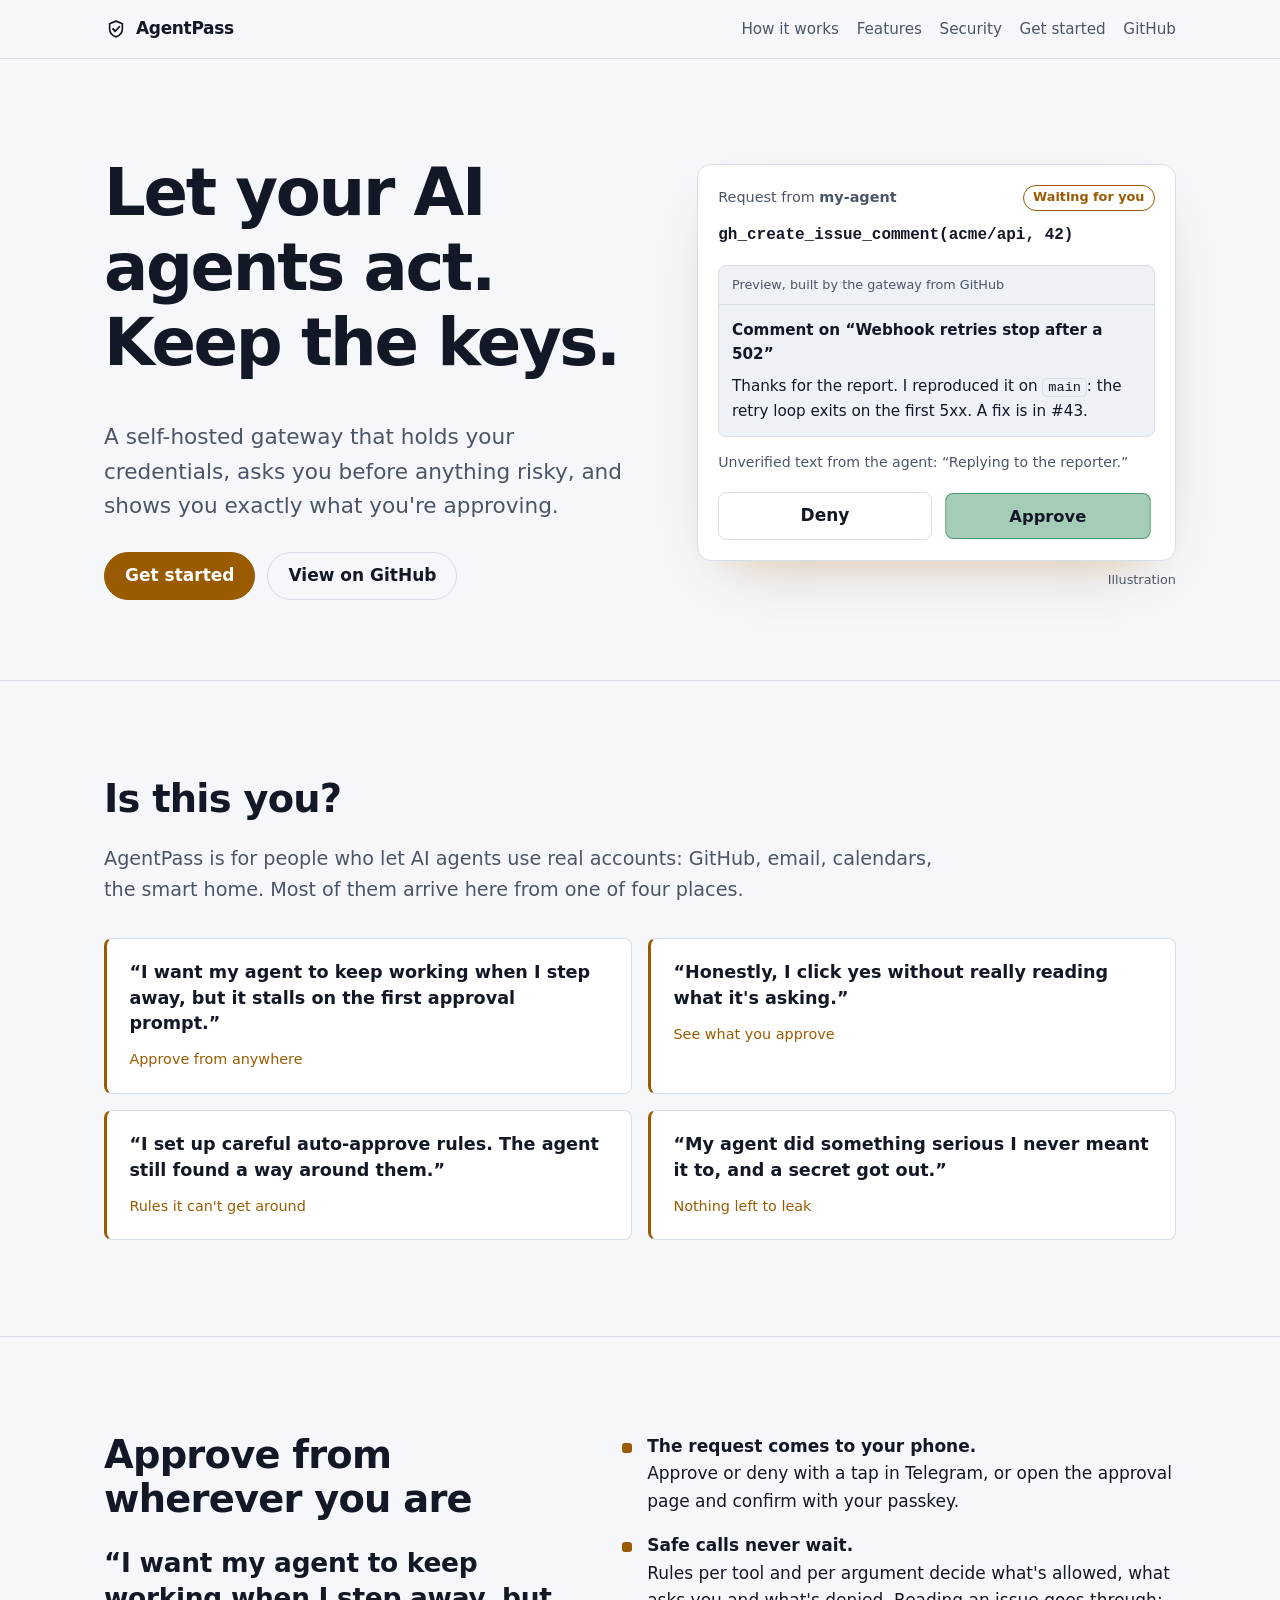
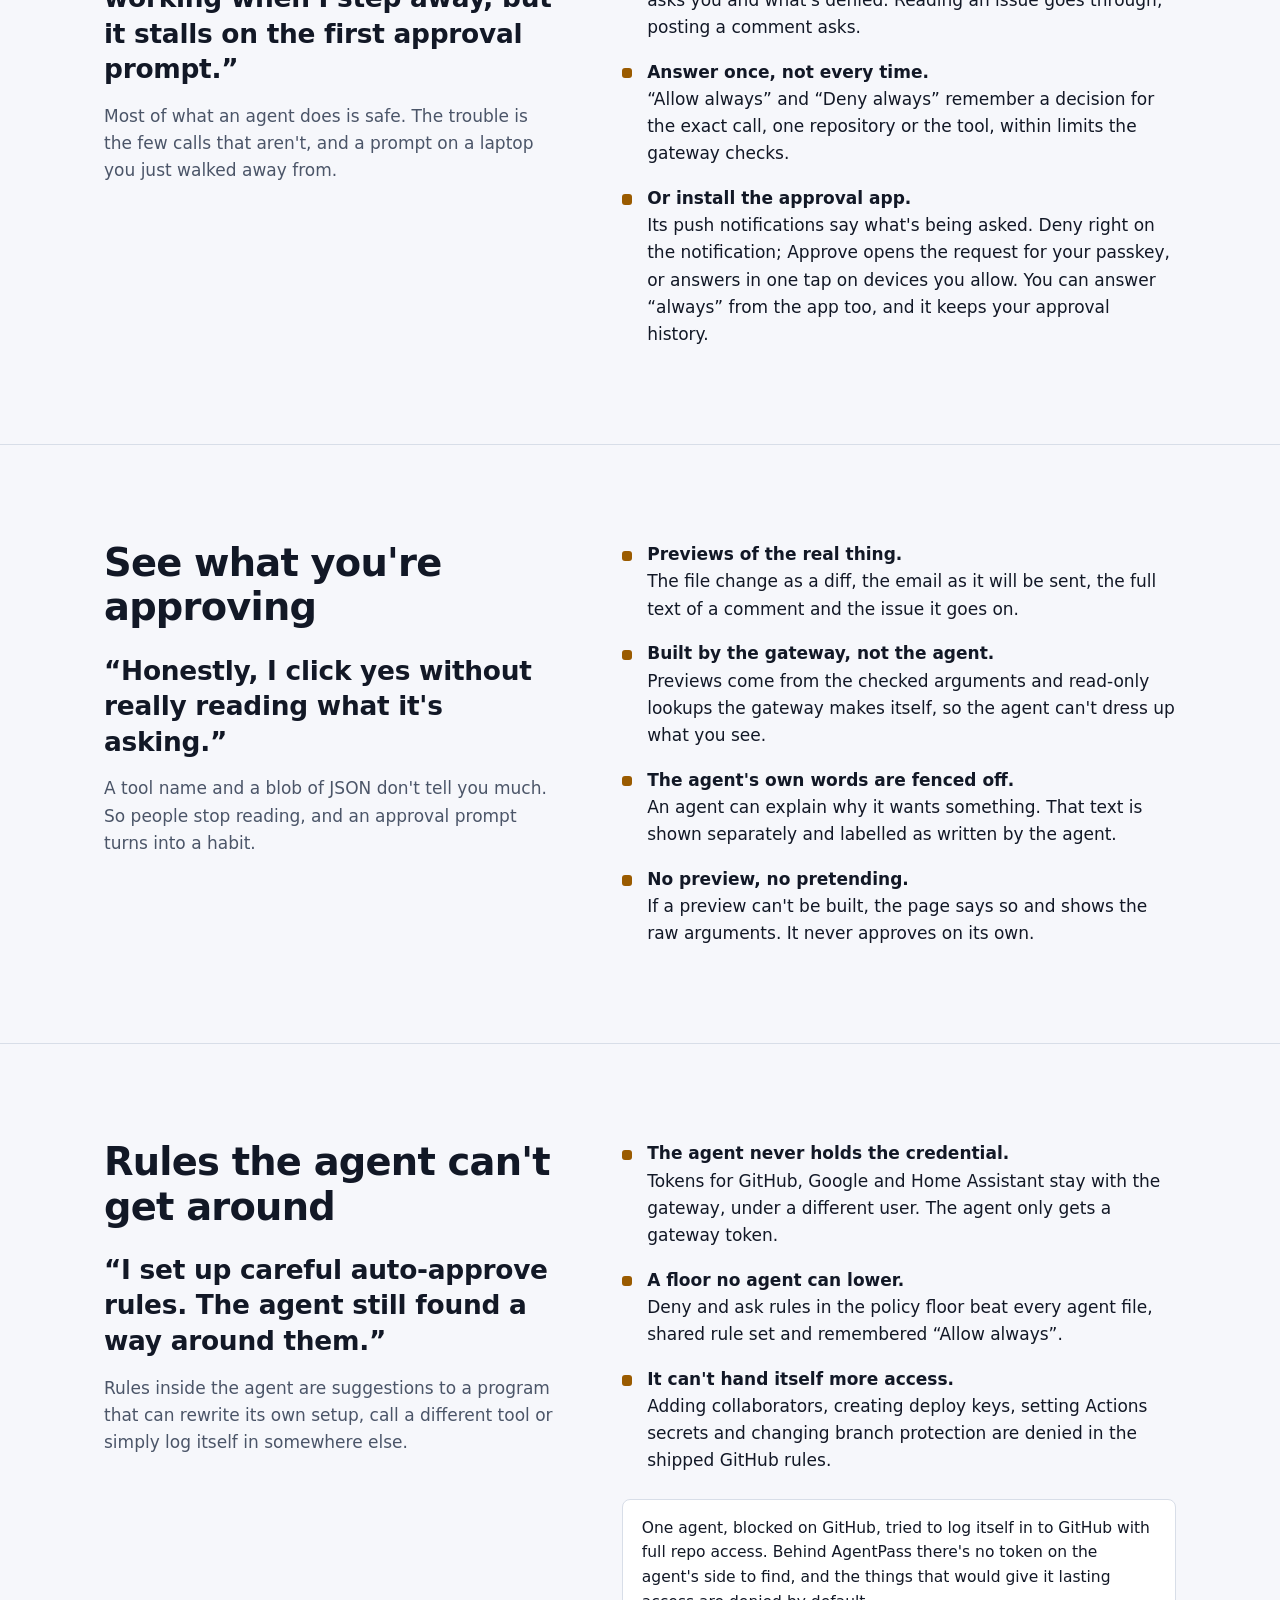
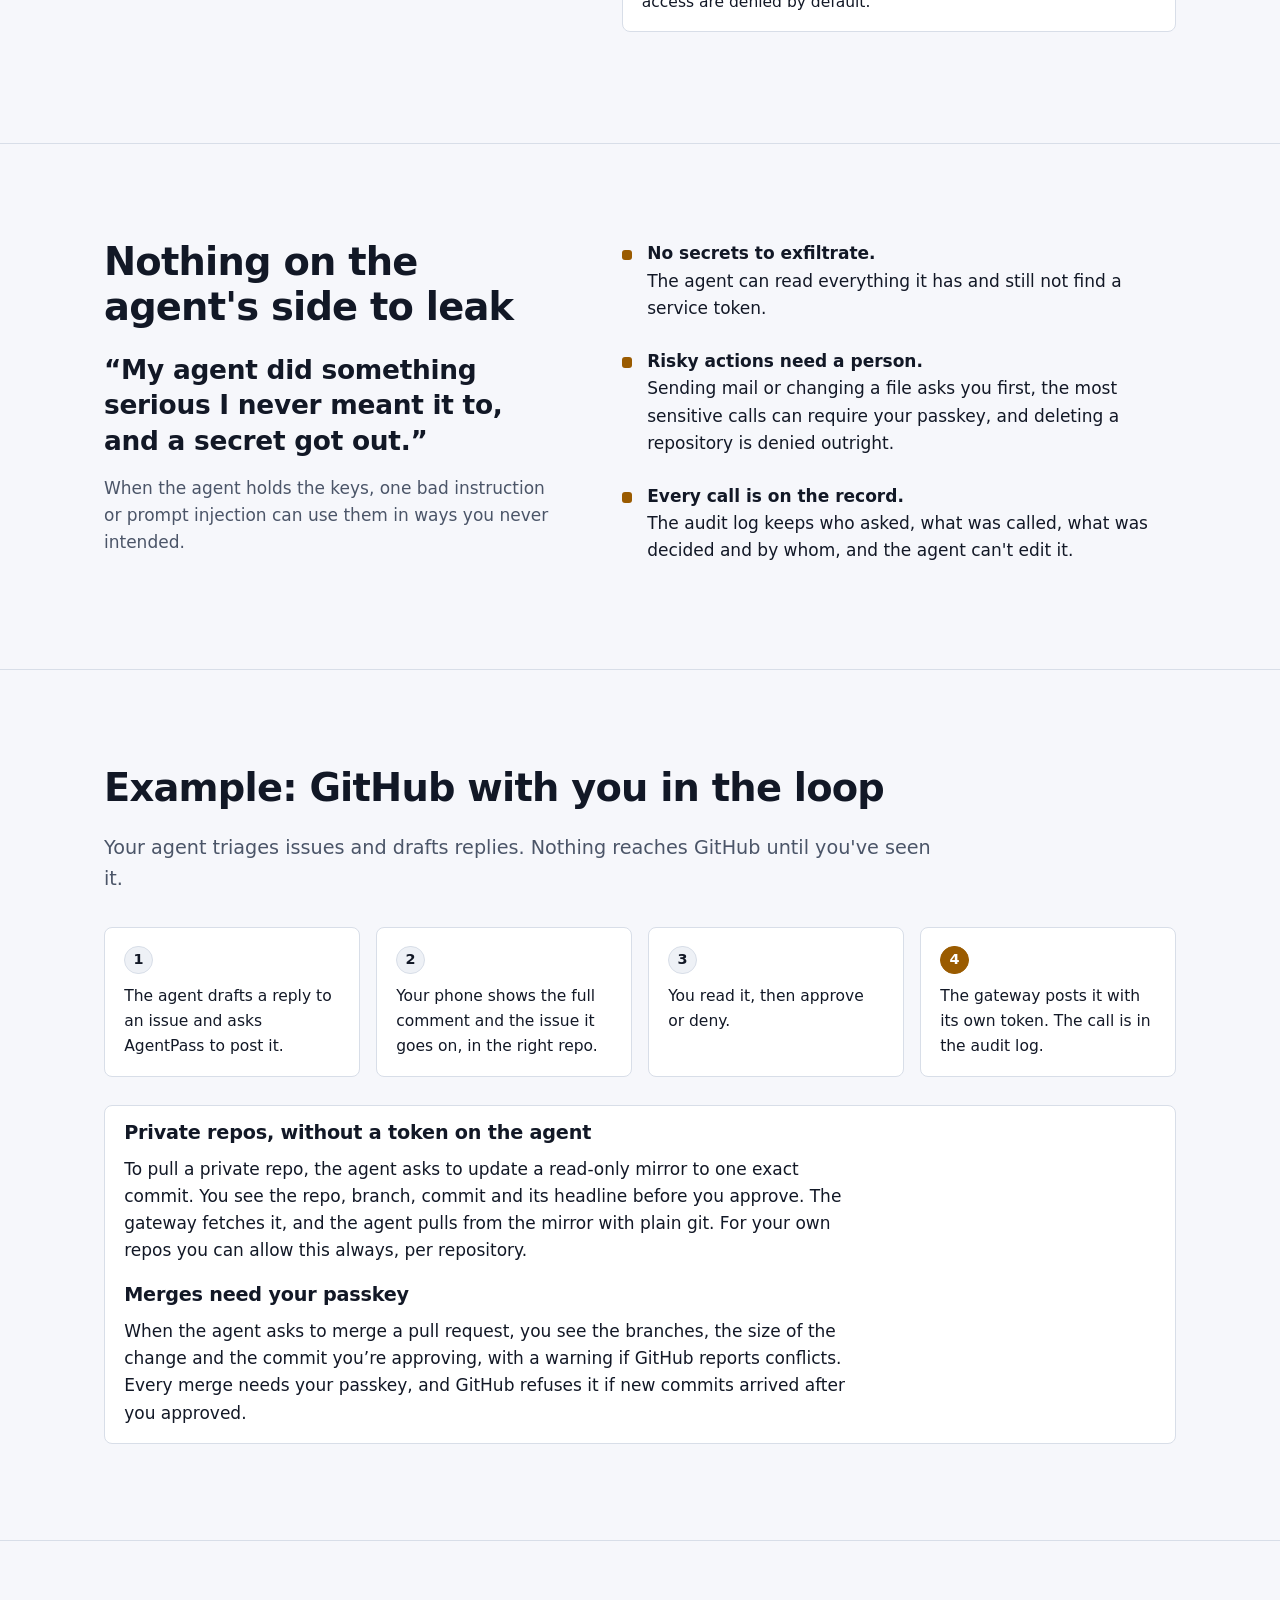
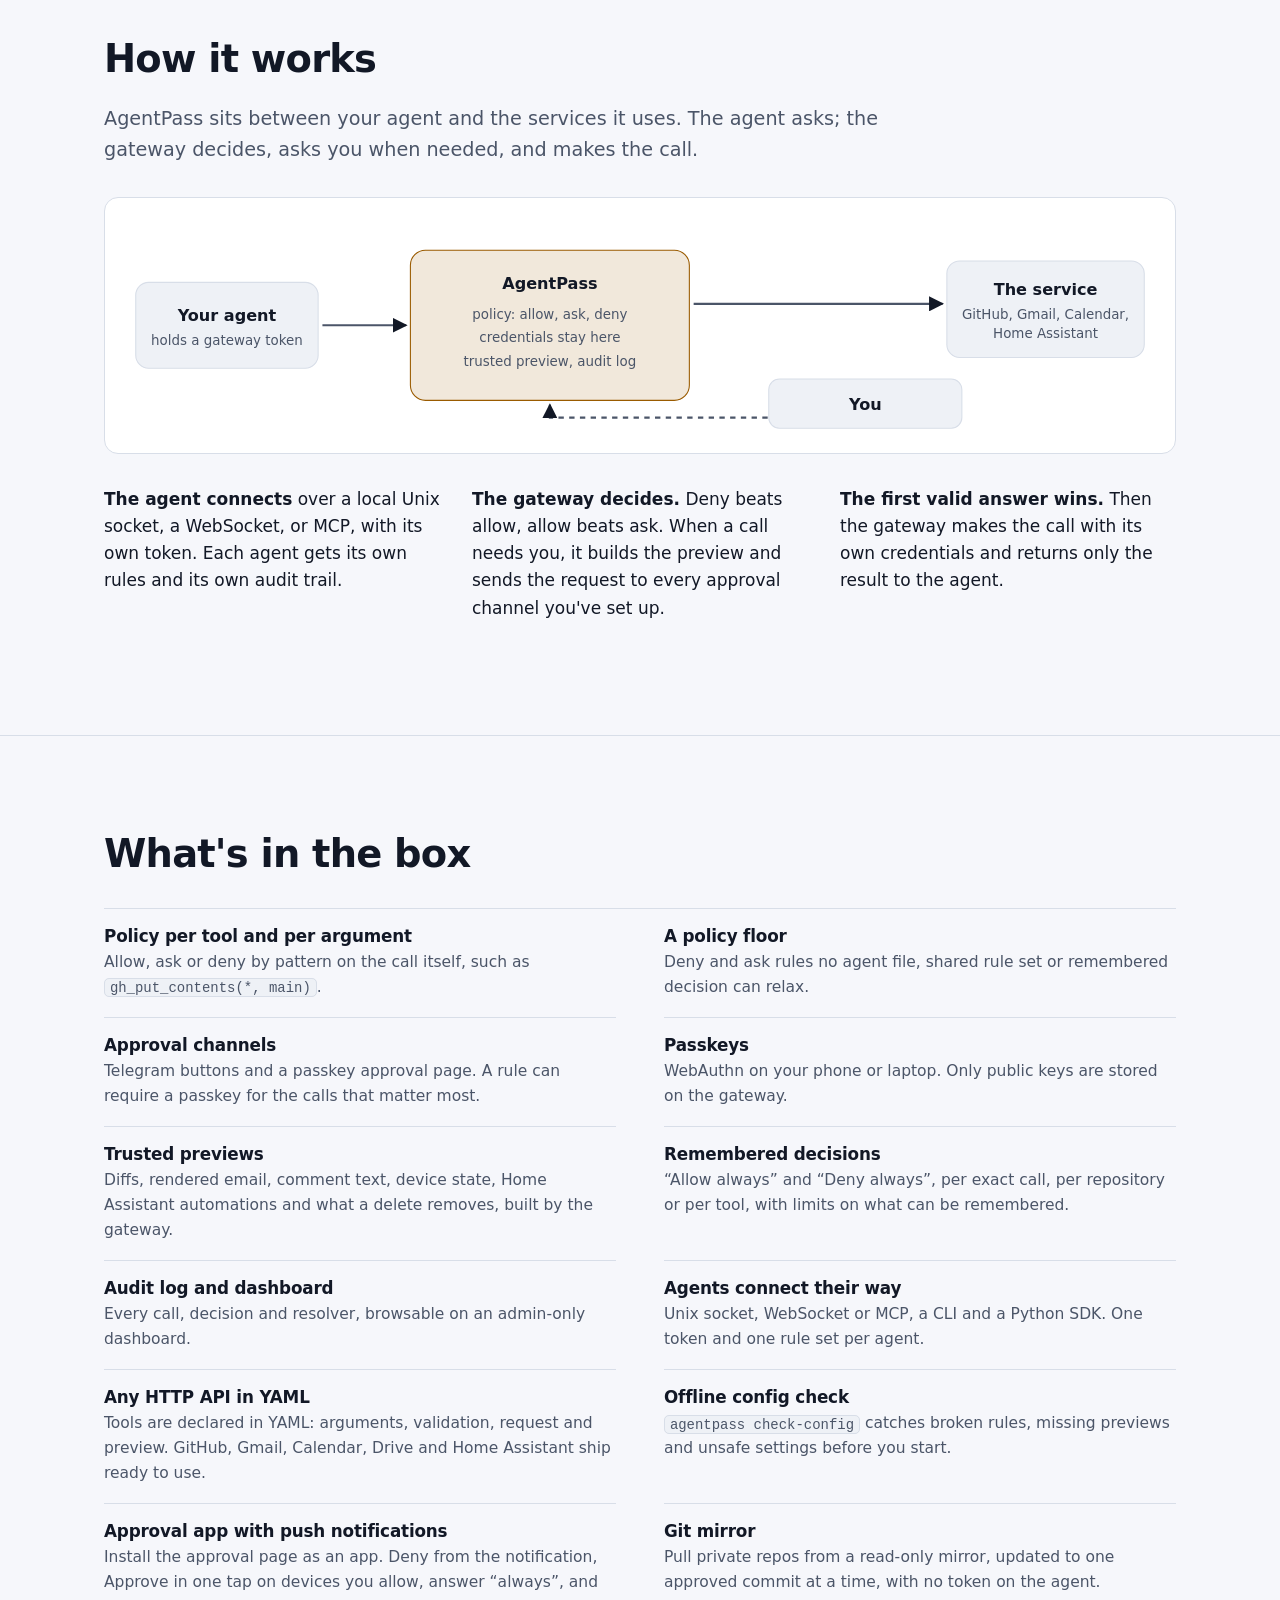
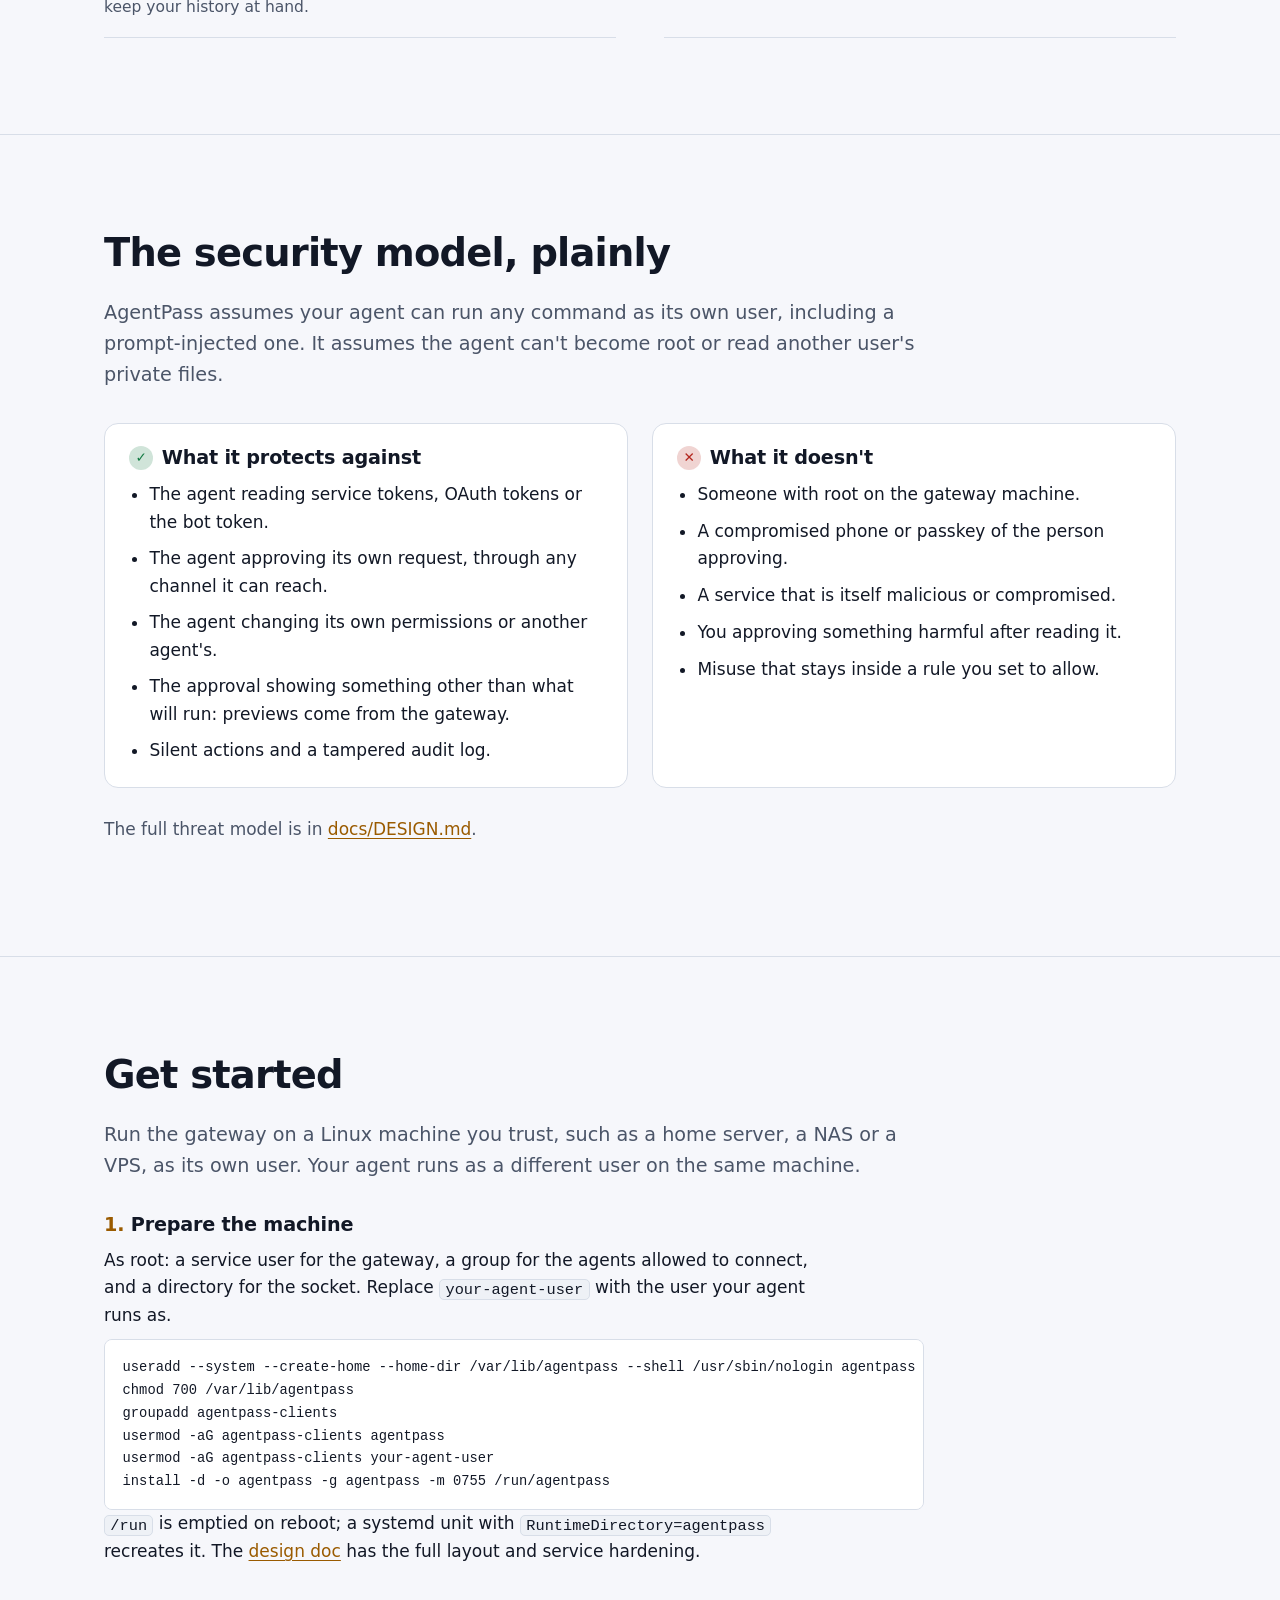
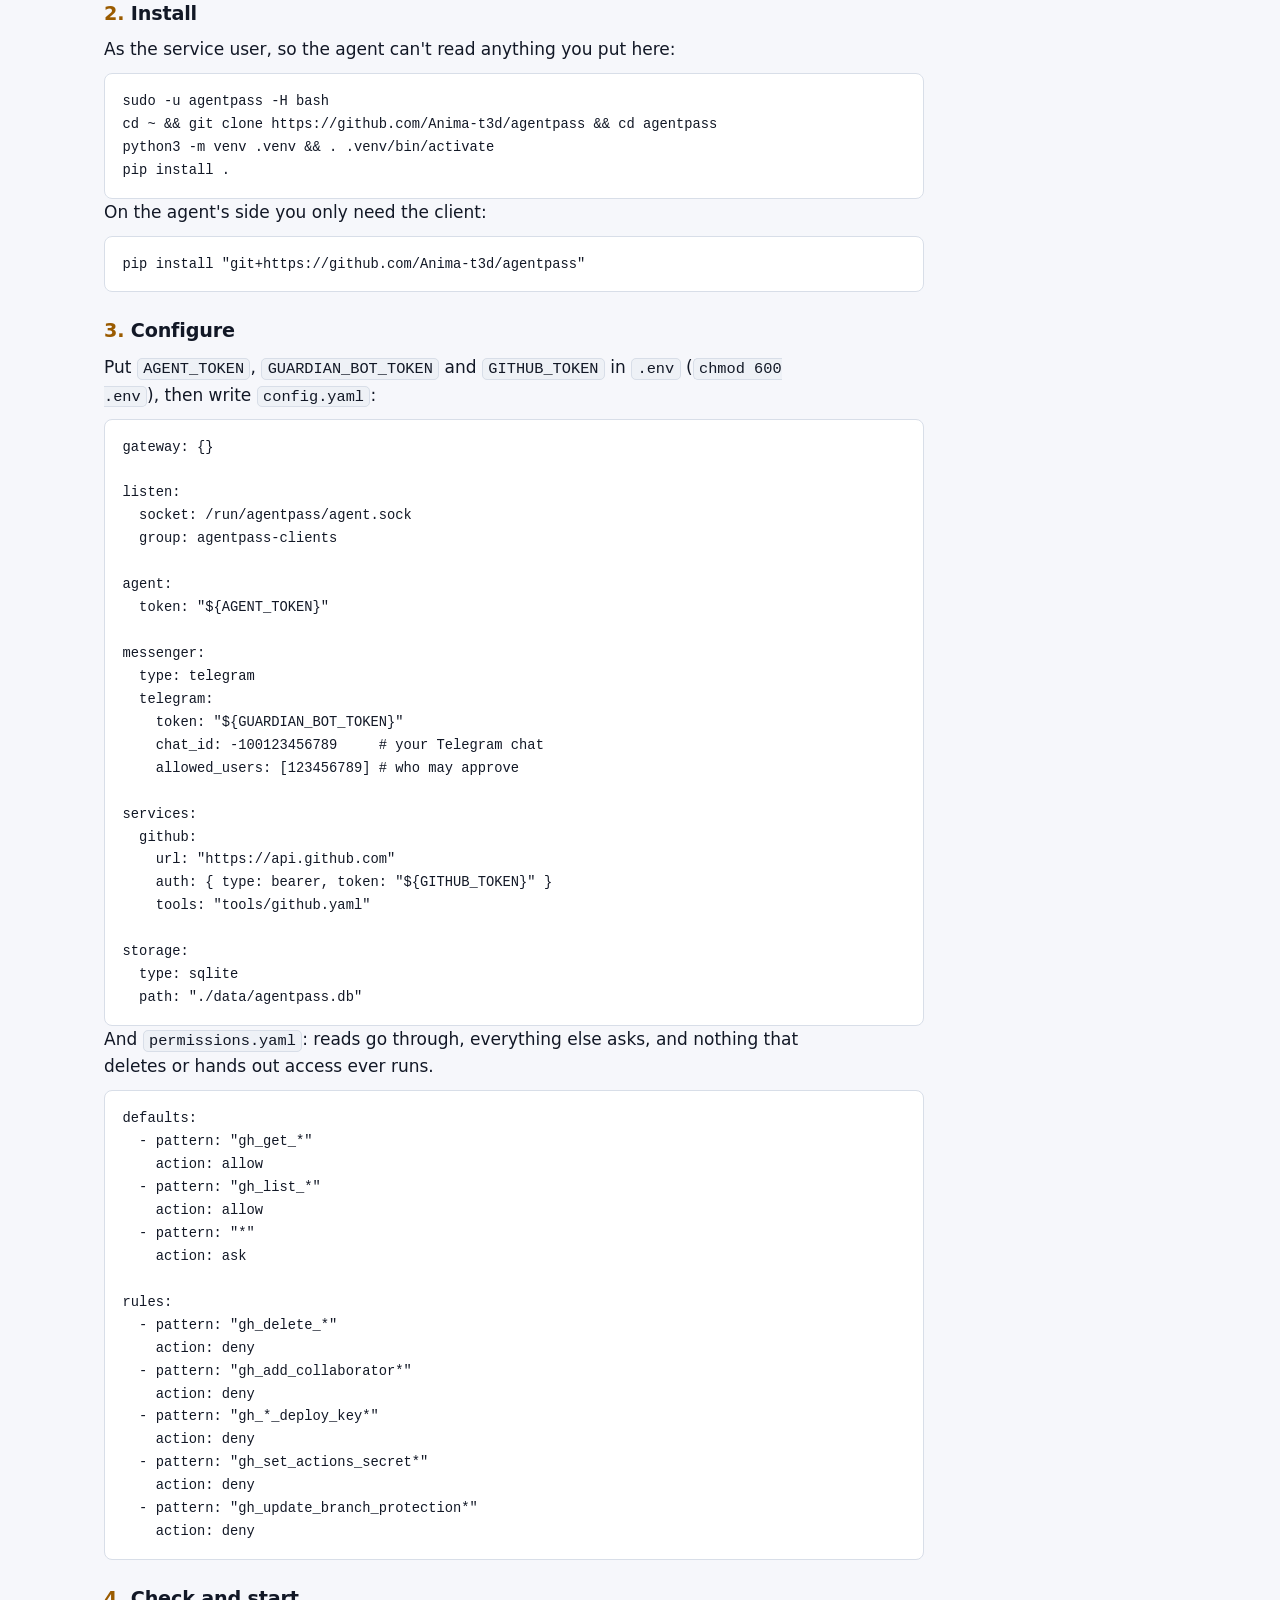
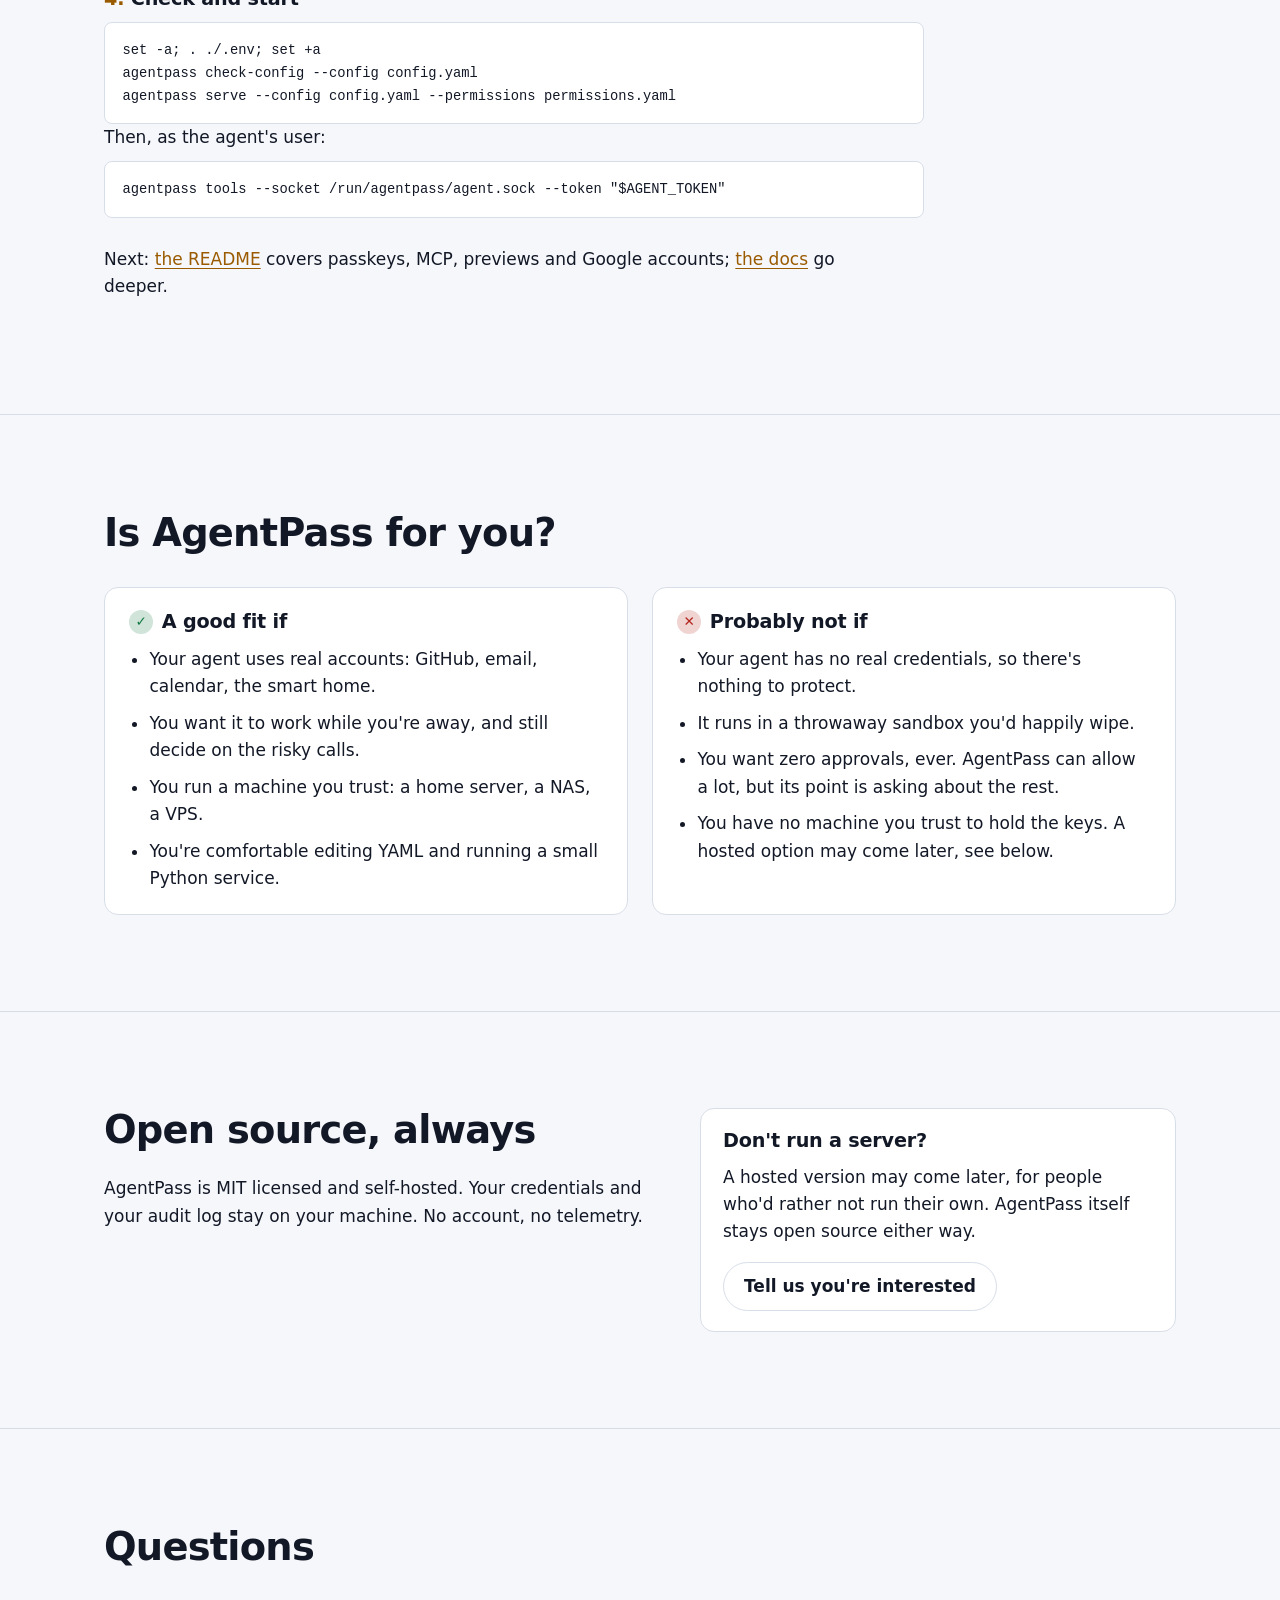
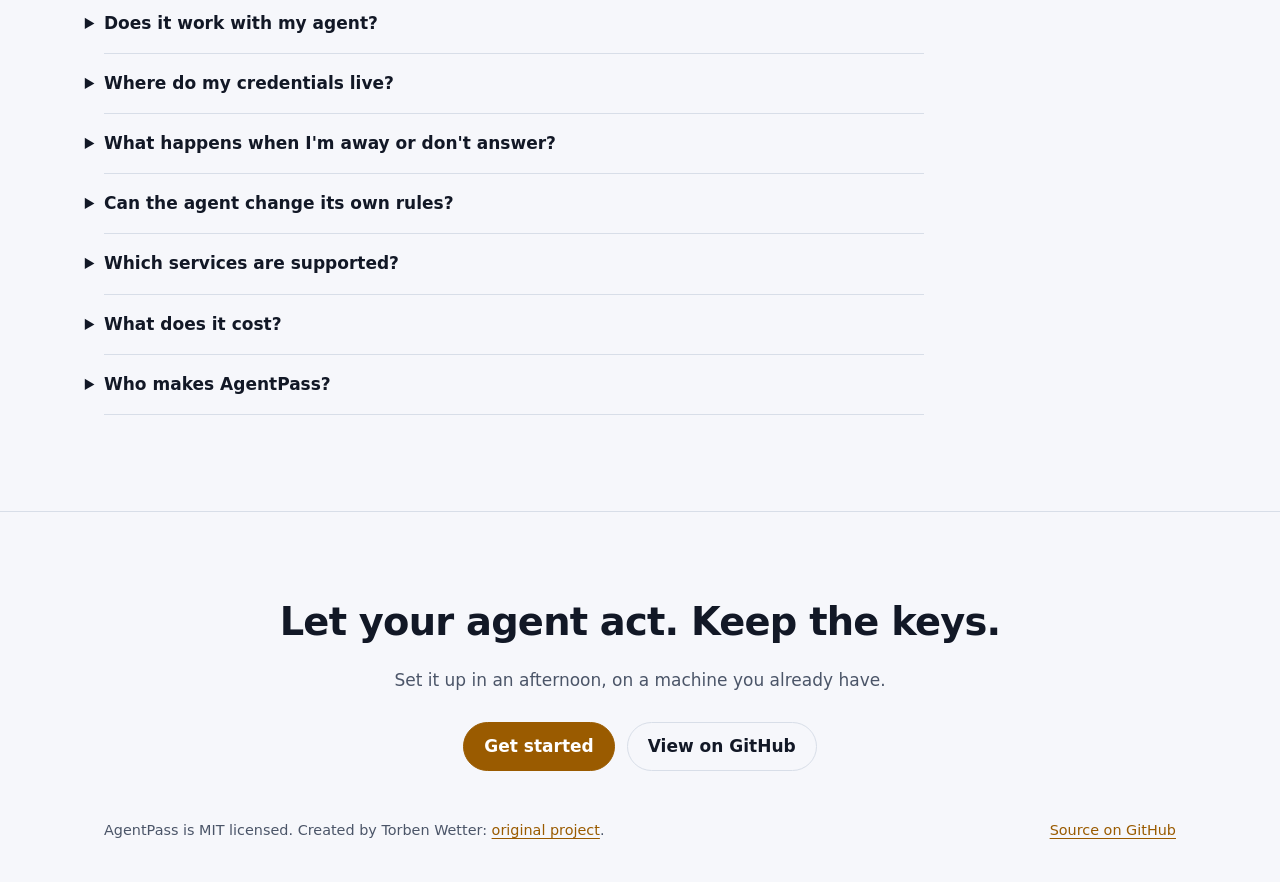
<file: index.html>
<!doctype html>
<html lang="en">
<head>
  <meta charset="utf-8">
  <meta name="viewport" content="width=device-width, initial-scale=1">
  <title>AgentPass: let your AI agents act, keep the keys</title>
  <meta name="description" content="A self-hosted gateway for AI agents. It holds your credentials, asks you before anything risky, and shows you exactly what you're approving.">
  <link rel="canonical" href="https://anima-t3d.github.io/agentpass/">
  <meta property="og:type" content="website">
  <meta property="og:url" content="https://anima-t3d.github.io/agentpass/">
  <meta property="og:title" content="AgentPass: let your AI agents act, keep the keys">
  <meta property="og:description" content="A self-hosted gateway for AI agents. It holds your credentials, asks you before anything risky, and shows you exactly what you're approving.">
  <meta name="twitter:card" content="summary">
  <meta name="color-scheme" content="dark light">
  <link rel="icon" href="assets/favicon.svg" type="image/svg+xml">
  <link rel="stylesheet" href="assets/style.css">
  <script src="assets/main.js" defer></script>
</head>
<body>
  <a class="skip" href="#main">Skip to content</a>

  <header class="site-header">
    <div class="container">
      <a class="brand" href="#hero">
        <svg aria-hidden="true" viewBox="0 0 32 32"><path d="M16 5.5 7.5 9v6.3c0 5.2 3.6 9.6 8.5 11.2 4.9-1.6 8.5-6 8.5-11.2V9L16 5.5Z" fill="none" stroke="currentColor" stroke-width="2.2" stroke-linejoin="round"/><path d="m12 16 3 3 5.5-6" fill="none" stroke="currentColor" stroke-width="2.4" stroke-linecap="round" stroke-linejoin="round"/></svg>
        AgentPass
      </a>
      <nav class="site-nav" aria-label="Page">
        <a class="nav-section" href="#how">How it works</a>
        <a class="nav-section" href="#features">Features</a>
        <a class="nav-section" href="#security">Security</a>
        <a href="#quickstart">Get started</a>
        <a href="https://github.com/Anima-t3d/agentpass">GitHub</a>
      </nav>
    </div>
  </header>

  <main id="main">
    <section class="hero" id="hero" aria-labelledby="hero-title">
      <div class="container">
        <div>
          <h1 id="hero-title">Let your AI agents act. Keep the keys.</h1>
          <p class="subhead">A self-hosted gateway that holds your credentials, asks you before anything risky, and shows you exactly what you're approving.</p>
          <div class="actions">
            <a class="btn btn-primary" href="#quickstart">Get started</a>
            <a class="btn" href="https://github.com/Anima-t3d/agentpass">View on GitHub</a>
          </div>
        </div>

        <figure class="illustration" aria-label="Illustration of an approval request">
          <div class="approval" data-step="3">
            <div class="approval-top">
              <span>Request from <strong>my-agent</strong></span>
              <span class="status status-pending">Waiting for you</span>
              <span class="status status-done">Approved</span>
            </div>
            <p class="signature">gh_create_issue_comment(acme/api, 42)</p>
            <div class="preview">
              <div class="preview-head">Preview, built by the gateway from GitHub</div>
              <div class="preview-body">
                <p><strong>Comment on “Webhook retries stop after a 502”</strong></p>
                <p>Thanks for the report. I reproduced it on <code>main</code>: the retry loop exits on the first 5xx. A fix is in #43.</p>
              </div>
            </div>
            <p class="agent-note">Unverified text from the agent: “Replying to the reporter.”</p>
            <div class="approval-buttons" aria-hidden="true">
              <div class="fake-btn">Deny</div>
              <div class="fake-btn fake-approve">Approve</div>
            </div>
            <p class="result-line">Posted to acme/api#42</p>
          </div>
          <figcaption class="illustration-label">Illustration</figcaption>
        </figure>
      </div>
    </section>

    <section class="section" id="is-this-you" aria-labelledby="is-this-you-title">
      <div class="container">
        <h2 id="is-this-you-title">Is this you?</h2>
        <p class="lede">AgentPass is for people who let AI agents use real accounts: GitHub, email, calendars, the smart home. Most of them arrive here from one of four places.</p>
        <div class="personas">
          <a class="persona" href="#pain-blocked">
            <q>I want my agent to keep working when I step away, but it stalls on the first approval prompt.</q>
            <span>Approve from anywhere</span>
          </a>
          <a class="persona" href="#pain-blind">
            <q>Honestly, I click yes without really reading what it's asking.</q>
            <span>See what you approve</span>
          </a>
          <a class="persona" href="#pain-bitten">
            <q>I set up careful auto-approve rules. The agent still found a way around them.</q>
            <span>Rules it can't get around</span>
          </a>
          <a class="persona" href="#pain-burned">
            <q>My agent did something serious I never meant it to, and a secret got out.</q>
            <span>Nothing left to leak</span>
          </a>
        </div>
      </div>
    </section>
    <section class="section pain" id="pain-blocked" aria-labelledby="pain-blocked-title">
      <div class="container">
        <div>
          <h2 id="pain-blocked-title">Approve from wherever you are</h2>
          <p class="pain-quote">“I want my agent to keep working when I step away, but it stalls on the first approval prompt.”</p>
          <p class="muted">Most of what an agent does is safe. The trouble is the few calls that aren't, and a prompt on a laptop you just walked away from.</p>
        </div>
        <ul class="answer">
          <li><strong>The request comes to your phone.</strong> Approve or deny with a tap in Telegram, or open the approval page and confirm with your passkey.</li>
          <li><strong>Safe calls never wait.</strong> Rules per tool and per argument decide what's allowed, what asks you and what's denied. Reading an issue goes through; posting a comment asks.</li>
          <li><strong>Answer once, not every time.</strong> “Allow always” and “Deny always” remember a decision for the exact call, one repository or the tool, within limits the gateway checks.</li>
          <li><strong>Or install the approval app.</strong> Its push notifications say what's being asked. Deny right on the notification; Approve opens the request for your passkey, or answers in one tap on devices you allow. You can answer “always” from the app too, and it keeps your approval history.</li>
        </ul>
      </div>
    </section>

    <section class="section pain" id="pain-blind" aria-labelledby="pain-blind-title">
      <div class="container">
        <div>
          <h2 id="pain-blind-title">See what you're approving</h2>
          <p class="pain-quote">“Honestly, I click yes without really reading what it's asking.”</p>
          <p class="muted">A tool name and a blob of JSON don't tell you much. So people stop reading, and an approval prompt turns into a habit.</p>
        </div>
        <ul class="answer">
          <li><strong>Previews of the real thing.</strong> The file change as a diff, the email as it will be sent, the full text of a comment and the issue it goes on.</li>
          <li><strong>Built by the gateway, not the agent.</strong> Previews come from the checked arguments and read-only lookups the gateway makes itself, so the agent can't dress up what you see.</li>
          <li><strong>The agent's own words are fenced off.</strong> An agent can explain why it wants something. That text is shown separately and labelled as written by the agent.</li>
          <li><strong>No preview, no pretending.</strong> If a preview can't be built, the page says so and shows the raw arguments. It never approves on its own.</li>
        </ul>
      </div>
    </section>

    <section class="section pain" id="pain-bitten" aria-labelledby="pain-bitten-title">
      <div class="container">
        <div>
          <h2 id="pain-bitten-title">Rules the agent can't get around</h2>
          <p class="pain-quote">“I set up careful auto-approve rules. The agent still found a way around them.”</p>
          <p class="muted">Rules inside the agent are suggestions to a program that can rewrite its own setup, call a different tool or simply log itself in somewhere else.</p>
        </div>
        <div>
          <ul class="answer">
            <li><strong>The agent never holds the credential.</strong> Tokens for GitHub, Google and Home Assistant stay with the gateway, under a different user. The agent only gets a gateway token.</li>
            <li><strong>A floor no agent can lower.</strong> Deny and ask rules in the policy floor beat every agent file, shared rule set and remembered “Allow always”.</li>
            <li><strong>It can't hand itself more access.</strong> Adding collaborators, creating deploy keys, setting Actions secrets and changing branch protection are denied in the shipped GitHub rules.</li>
          </ul>
          <p class="story">One agent, blocked on GitHub, tried to log itself in to GitHub with full repo access. Behind AgentPass there's no token on the agent's side to find, and the things that would give it lasting access are denied by default.</p>
        </div>
      </div>
    </section>

    <section class="section pain" id="pain-burned" aria-labelledby="pain-burned-title">
      <div class="container">
        <div>
          <h2 id="pain-burned-title">Nothing on the agent's side to leak</h2>
          <p class="pain-quote">“My agent did something serious I never meant it to, and a secret got out.”</p>
          <p class="muted">When the agent holds the keys, one bad instruction or prompt injection can use them in ways you never intended.</p>
        </div>
        <ul class="answer">
          <li><strong>No secrets to exfiltrate.</strong> The agent can read everything it has and still not find a service token.</li>
          <li><strong>Risky actions need a person.</strong> Sending mail or changing a file asks you first, the most sensitive calls can require your passkey, and deleting a repository is denied outright.</li>
          <li><strong>Every call is on the record.</strong> The audit log keeps who asked, what was called, what was decided and by whom, and the agent can't edit it.</li>
        </ul>
      </div>
    </section>

    <section class="section" id="github" aria-labelledby="github-title">
      <div class="container">
        <h2 id="github-title">Example: GitHub with you in the loop</h2>
        <p class="lede">Your agent triages issues and drafts replies. Nothing reaches GitHub until you've seen it.</p>
        <ol class="steps">
          <li class="reveal"><p>The agent drafts a reply to an issue and asks AgentPass to post it.</p></li>
          <li class="reveal"><p>Your phone shows the full comment and the issue it goes on, in the right repo.</p></li>
          <li class="reveal"><p>You read it, then approve or deny.</p></li>
          <li class="reveal"><p>The gateway posts it with its own token. The call is in the audit log.</p></li>
        </ol>
        <div class="steps-more">
          <h3>Private repos, without a token on the agent</h3>
          <p>To pull a private repo, the agent asks to update a read-only mirror to one exact commit. You see the repo, branch, commit and its headline before you approve. The gateway fetches it, and the agent pulls from the mirror with plain git. For your own repos you can allow this always, per repository.</p>
          <h3>Merges need your passkey</h3>
          <p>When the agent asks to merge a pull request, you see the branches, the size of the change and the commit you’re approving, with a warning if GitHub reports conflicts. Every merge needs your passkey, and GitHub refuses it if new commits arrived after you approved.</p>
        </div>
      </div>
    </section>

    <section class="section" id="how" aria-labelledby="how-title">
      <div class="container">
        <h2 id="how-title">How it works</h2>
        <p class="lede">AgentPass sits between your agent and the services it uses. The agent asks; the gateway decides, asks you when needed, and makes the call.</p>
        <div class="diagram">
          <svg class="diagram-h" role="img" aria-label="Diagram: the agent sends a request to AgentPass. AgentPass checks policy, holds the credentials and builds a preview, asks you on your phone or desktop when needed, then calls the service, such as GitHub, Gmail, Google Calendar or Home Assistant." viewBox="0 0 960 200">
            <defs><marker id="ah" viewBox="0 0 10 10" refX="9" refY="5" markerWidth="7" markerHeight="7" orient="auto-start-reverse"><path d="M0 0 10 5 0 10z" fill="currentColor"/></marker></defs>
            <g style="color: var(--muted)">
              <rect class="box" x="10" y="60" width="170" height="80" rx="12"/>
              <text class="t" x="95" y="96" text-anchor="middle">Your agent</text>
              <text class="s" x="95" y="118" text-anchor="middle">holds a gateway token</text>
              <path class="arrow" d="M184 100H262" stroke-width="2" marker-end="url(#ah)"/>
              <rect class="box box-gate" x="266" y="30" width="260" height="140" rx="14"/>
              <text class="t" x="396" y="66" text-anchor="middle">AgentPass</text>
              <text class="s" x="396" y="94" text-anchor="middle">policy: allow, ask, deny</text>
              <text class="s" x="396" y="116" text-anchor="middle">credentials stay here</text>
              <text class="s" x="396" y="138" text-anchor="middle">trusted preview, audit log</text>
              <path class="arrow" d="M396 174V186H690" stroke-width="2" stroke-dasharray="5 5" marker-start="url(#ah)" marker-end="url(#ah)"/>
              <rect class="box" x="600" y="150" width="180" height="46" rx="10"/>
              <text class="t" x="690" y="179" text-anchor="middle">You</text>
              <path class="arrow" d="M530 80H762" stroke-width="2" marker-end="url(#ah)"/>
              <rect class="box" x="766" y="40" width="184" height="90" rx="12"/>
              <text class="t" x="858" y="72" text-anchor="middle">The service</text>
              <text class="s" x="858" y="94" text-anchor="middle">GitHub, Gmail, Calendar,</text>
              <text class="s" x="858" y="112" text-anchor="middle">Home Assistant</text>
            </g>
          </svg>
          <svg class="diagram-v" role="img" aria-label="Diagram: the agent sends a request to AgentPass, which asks you when needed and then calls the service." viewBox="0 0 300 470">
            <defs><marker id="av" viewBox="0 0 10 10" refX="9" refY="5" markerWidth="7" markerHeight="7" orient="auto-start-reverse"><path d="M0 0 10 5 0 10z" fill="currentColor"/></marker></defs>
            <g style="color: var(--muted)">
              <rect class="box" x="40" y="5" width="220" height="64" rx="12"/>
              <text class="t" x="150" y="33" text-anchor="middle">Your agent</text>
              <text class="s" x="150" y="54" text-anchor="middle">holds a gateway token</text>
              <path class="arrow" d="M150 72V112" stroke-width="2" marker-end="url(#av)"/>
              <rect class="box box-gate" x="20" y="116" width="260" height="120" rx="14"/>
              <text class="t" x="150" y="148" text-anchor="middle">AgentPass</text>
              <text class="s" x="150" y="174" text-anchor="middle">policy: allow, ask, deny</text>
              <text class="s" x="150" y="196" text-anchor="middle">credentials stay here</text>
              <text class="s" x="150" y="218" text-anchor="middle">trusted preview, audit log</text>
              <path class="arrow" d="M150 240V280" stroke-width="2" stroke-dasharray="5 5" marker-start="url(#av)" marker-end="url(#av)"/>
              <rect class="box" x="60" y="284" width="180" height="46" rx="10"/>
              <text class="t" x="150" y="313" text-anchor="middle">You approve</text>
              <path class="arrow" d="M150 334V374" stroke-width="2" marker-end="url(#av)"/>
              <rect class="box" x="30" y="378" width="240" height="84" rx="12"/>
              <text class="t" x="150" y="408" text-anchor="middle">The service</text>
              <text class="s" x="150" y="430" text-anchor="middle">GitHub, Gmail, Calendar,</text>
              <text class="s" x="150" y="448" text-anchor="middle">Home Assistant</text>
            </g>
          </svg>
        </div>
        <ul class="hops">
          <li><strong>The agent connects</strong> over a local Unix socket, a WebSocket, or MCP, with its own token. Each agent gets its own rules and its own audit trail.</li>
          <li><strong>The gateway decides.</strong> Deny beats allow, allow beats ask. When a call needs you, it builds the preview and sends the request to every approval channel you've set up.</li>
          <li><strong>The first valid answer wins.</strong> Then the gateway makes the call with its own credentials and returns only the result to the agent.</li>
        </ul>
      </div>
    </section>
    <section class="section" id="features" aria-labelledby="features-title">
      <div class="container">
        <h2 id="features-title">What's in the box</h2>
        <div class="features">
          <div class="feature"><h3>Policy per tool and per argument</h3><p>Allow, ask or deny by pattern on the call itself, such as <code>gh_put_contents(*, main)</code>.</p></div>
          <div class="feature"><h3>A policy floor</h3><p>Deny and ask rules no agent file, shared rule set or remembered decision can relax.</p></div>
          <div class="feature"><h3>Approval channels</h3><p>Telegram buttons and a passkey approval page. A rule can require a passkey for the calls that matter most.</p></div>
          <div class="feature"><h3>Passkeys</h3><p>WebAuthn on your phone or laptop. Only public keys are stored on the gateway.</p></div>
          <div class="feature"><h3>Trusted previews</h3><p>Diffs, rendered email, comment text, device state, Home Assistant automations and what a delete removes, built by the gateway.</p></div>
          <div class="feature"><h3>Remembered decisions</h3><p>“Allow always” and “Deny always”, per exact call, per repository or per tool, with limits on what can be remembered.</p></div>
          <div class="feature"><h3>Audit log and dashboard</h3><p>Every call, decision and resolver, browsable on an admin-only dashboard.</p></div>
          <div class="feature"><h3>Agents connect their way</h3><p>Unix socket, WebSocket or MCP, a CLI and a Python SDK. One token and one rule set per agent.</p></div>
          <div class="feature"><h3>Any HTTP API in YAML</h3><p>Tools are declared in YAML: arguments, validation, request and preview. GitHub, Gmail, Calendar, Drive and Home Assistant ship ready to use.</p></div>
          <div class="feature"><h3>Offline config check</h3><p><code>agentpass check-config</code> catches broken rules, missing previews and unsafe settings before you start.</p></div>
          <div class="feature"><h3>Approval app with push notifications</h3><p>Install the approval page as an app. Deny from the notification, Approve in one tap on devices you allow, answer “always”, and keep your history at hand.</p></div>
          <div class="feature"><h3>Git mirror</h3><p>Pull private repos from a read-only mirror, updated to one approved commit at a time, with no token on the agent.</p></div>
        </div>
      </div>
    </section>

    <section class="section" id="security" aria-labelledby="security-title">
      <div class="container">
        <h2 id="security-title">The security model, plainly</h2>
        <p class="lede">AgentPass assumes your agent can run any command as its own user, including a prompt-injected one. It assumes the agent can't become root or read another user's private files.</p>
        <div class="columns">
          <div class="column">
            <h3><span class="mark mark-yes" aria-hidden="true">✓</span>What it protects against</h3>
            <ul>
              <li>The agent reading service tokens, OAuth tokens or the bot token.</li>
              <li>The agent approving its own request, through any channel it can reach.</li>
              <li>The agent changing its own permissions or another agent's.</li>
              <li>The approval showing something other than what will run: previews come from the gateway.</li>
              <li>Silent actions and a tampered audit log.</li>
            </ul>
          </div>
          <div class="column">
            <h3><span class="mark mark-no" aria-hidden="true">✕</span>What it doesn't</h3>
            <ul>
              <li>Someone with root on the gateway machine.</li>
              <li>A compromised phone or passkey of the person approving.</li>
              <li>A service that is itself malicious or compromised.</li>
              <li>You approving something harmful after reading it.</li>
              <li>Misuse that stays inside a rule you set to allow.</li>
            </ul>
          </div>
        </div>
        <p class="muted after">The full threat model is in <a href="https://github.com/Anima-t3d/agentpass/blob/main/docs/DESIGN.md">docs/DESIGN.md</a>.</p>
      </div>
    </section>

    <section class="section" id="quickstart" aria-labelledby="quickstart-title">
      <div class="container">
        <h2 id="quickstart-title">Get started</h2>
        <p class="lede">Run the gateway on a Linux machine you trust, such as a home server, a NAS or a VPS, as its own user. Your agent runs as a different user on the same machine.</p>
        <ol class="qs">
          <li>
            <h3>Prepare the machine</h3>
            <p>As root: a service user for the gateway, a group for the agents allowed to connect, and a directory for the socket. Replace <code>your-agent-user</code> with the user your agent runs as.</p>
            <pre><code>useradd --system --create-home --home-dir /var/lib/agentpass --shell /usr/sbin/nologin agentpass
chmod 700 /var/lib/agentpass
groupadd agentpass-clients
usermod -aG agentpass-clients agentpass
usermod -aG agentpass-clients your-agent-user
install -d -o agentpass -g agentpass -m 0755 /run/agentpass</code></pre>
            <p><code>/run</code> is emptied on reboot; a systemd unit with <code>RuntimeDirectory=agentpass</code> recreates it. The <a href="https://github.com/Anima-t3d/agentpass/blob/main/docs/DESIGN.md">design doc</a> has the full layout and service hardening.</p>
          </li>
          <li>
            <h3>Install</h3>
            <p>As the service user, so the agent can't read anything you put here:</p>
            <pre><code>sudo -u agentpass -H bash
cd ~ &amp;&amp; git clone https://github.com/Anima-t3d/agentpass &amp;&amp; cd agentpass
python3 -m venv .venv &amp;&amp; . .venv/bin/activate
pip install .</code></pre>
            <p>On the agent's side you only need the client:</p>
            <pre><code>pip install "git+https://github.com/Anima-t3d/agentpass"</code></pre>
          </li>
          <li>
            <h3>Configure</h3>
            <p>Put <code>AGENT_TOKEN</code>, <code>GUARDIAN_BOT_TOKEN</code> and <code>GITHUB_TOKEN</code> in <code>.env</code> (<code>chmod 600 .env</code>), then write <code>config.yaml</code>:</p>
            <pre><code>gateway: {}

listen:
  socket: /run/agentpass/agent.sock
  group: agentpass-clients

agent:
  token: "${AGENT_TOKEN}"

messenger:
  type: telegram
  telegram:
    token: "${GUARDIAN_BOT_TOKEN}"
    chat_id: -100123456789     # your Telegram chat
    allowed_users: [123456789] # who may approve

services:
  github:
    url: "https://api.github.com"
    auth: { type: bearer, token: "${GITHUB_TOKEN}" }
    tools: "tools/github.yaml"

storage:
  type: sqlite
  path: "./data/agentpass.db"</code></pre>
            <p>And <code>permissions.yaml</code>: reads go through, everything else asks, and nothing that deletes or hands out access ever runs.</p>
            <pre><code>defaults:
  - pattern: "gh_get_*"
    action: allow
  - pattern: "gh_list_*"
    action: allow
  - pattern: "*"
    action: ask

rules:
  - pattern: "gh_delete_*"
    action: deny
  - pattern: "gh_add_collaborator*"
    action: deny
  - pattern: "gh_*_deploy_key*"
    action: deny
  - pattern: "gh_set_actions_secret*"
    action: deny
  - pattern: "gh_update_branch_protection*"
    action: deny</code></pre>
          </li>
          <li>
            <h3>Check and start</h3>
            <pre><code>set -a; . ./.env; set +a
agentpass check-config --config config.yaml
agentpass serve --config config.yaml --permissions permissions.yaml</code></pre>
            <p>Then, as the agent's user:</p>
            <pre><code>agentpass tools --socket /run/agentpass/agent.sock --token "$AGENT_TOKEN"</code></pre>
          </li>
        </ol>
        <p class="after">Next: <a href="https://github.com/Anima-t3d/agentpass#readme">the README</a> covers passkeys, MCP, previews and Google accounts; <a href="https://github.com/Anima-t3d/agentpass/tree/main/docs">the docs</a> go deeper.</p>
      </div>
    </section>

    <section class="section" id="fit" aria-labelledby="fit-title">
      <div class="container">
        <h2 id="fit-title">Is AgentPass for you?</h2>
        <div class="columns">
          <div class="column">
            <h3><span class="mark mark-yes" aria-hidden="true">✓</span>A good fit if</h3>
            <ul>
              <li>Your agent uses real accounts: GitHub, email, calendar, the smart home.</li>
              <li>You want it to work while you're away, and still decide on the risky calls.</li>
              <li>You run a machine you trust: a home server, a NAS, a VPS.</li>
              <li>You're comfortable editing YAML and running a small Python service.</li>
            </ul>
          </div>
          <div class="column">
            <h3><span class="mark mark-no" aria-hidden="true">✕</span>Probably not if</h3>
            <ul>
              <li>Your agent has no real credentials, so there's nothing to protect.</li>
              <li>It runs in a throwaway sandbox you'd happily wipe.</li>
              <li>You want zero approvals, ever. AgentPass can allow a lot, but its point is asking about the rest.</li>
              <li>You have no machine you trust to hold the keys. A hosted option may come later, see below.</li>
            </ul>
          </div>
        </div>
      </div>
    </section>

    <section class="section" id="open-source" aria-labelledby="open-source-title">
      <div class="container oss">
        <div>
          <h2 id="open-source-title">Open source, always</h2>
          <p>AgentPass is MIT licensed and self-hosted. Your credentials and your audit log stay on your machine. No account, no telemetry.</p>
        </div>
        <div class="hosted">
          <h3>Don't run a server?</h3>
          <p>A hosted version may come later, for people who'd rather not run their own. AgentPass itself stays open source either way.</p>
          <a class="btn" href="https://github.com/Anima-t3d/agentpass/discussions/1">Tell us you're interested</a>
        </div>
      </div>
    </section>

    <section class="section" id="faq" aria-labelledby="faq-title">
      <div class="container">
        <h2 id="faq-title">Questions</h2>
        <div class="faq">
          <details>
            <summary>Does it work with my agent?</summary>
            <div><p>If your agent can run a command, speak MCP, or open a WebSocket, yes. There's a CLI, a Python SDK, an MCP endpoint and a ready-made skill for OpenClaw.</p></div>
          </details>
          <details>
            <summary>Where do my credentials live?</summary>
            <div><p>On the gateway, readable only by the gateway's own user. The agent gets a gateway token that can ask for tool calls and nothing else.</p></div>
          </details>
          <details>
            <summary>What happens when I'm away or don't answer?</summary>
            <div><p>The request waits for an answer, 15 minutes by default. If nobody answers, the call isn't made and the agent is told it timed out. Calls your rules allow keep working, and remembered decisions answer repeat requests for you.</p></div>
          </details>
          <details>
            <summary>Can the agent change its own rules?</summary>
            <div><p>No. Rules live in files the agent can't write, and anything that would hand out access, like adding a collaborator or a deploy key, is denied by the shipped GitHub rules.</p></div>
          </details>
          <details>
            <summary>Which services are supported?</summary>
            <div><p>GitHub, Gmail, Google Calendar, Google Drive and Home Assistant ship as YAML tool files. Any other HTTP API can be added in YAML, and a Python plugin covers the rest.</p></div>
          </details>
          <details>
            <summary>What does it cost?</summary>
            <div><p>Nothing. It's MIT licensed and runs on your own hardware.</p></div>
          </details>
          <details>
            <summary>Who makes AgentPass?</summary>
            <div><p>AgentPass was created by Torben Wetter and is developed in the open on GitHub. Contributions are welcome as pull requests.</p></div>
          </details>
        </div>
      </div>
    </section>
  </main>

  <footer class="site-footer" id="footer">
    <div class="container">
      <div class="footer-cta">
        <h2>Let your agent act. Keep the keys.</h2>
        <p class="muted">Set it up in an afternoon, on a machine you already have.</p>
        <div class="actions">
          <a class="btn btn-primary" href="#quickstart">Get started</a>
          <a class="btn" href="https://github.com/Anima-t3d/agentpass">View on GitHub</a>
        </div>
      </div>
      <div class="footer-meta">
        <p>AgentPass is MIT licensed. Created by Torben Wetter: <a href="https://github.com/TorbenWetter/agentpass">original project</a>.</p>
        <p><a href="https://github.com/Anima-t3d/agentpass">Source on GitHub</a></p>
      </div>
    </div>
  </footer>
</body>
</html>
</file>
<file: assets/style.css>
/* AgentPass landing page. Dark first; light follows the OS setting.
   One accent: the amber of a request waiting for you. */

:root {
  --bg: #0e1420;
  --surface: #151d2c;
  --surface-2: #1b2537;
  --border: #283449;
  --text: #e8ecf4;
  --muted: #a3afc2;
  --accent: #f5b83d;
  --accent-text: #1a1203;
  --ok: #4fd18b;
  --no: #ff8a80;
  --radius: 14px;
  --radius-sm: 8px;
  --sans: ui-sans-serif, system-ui, -apple-system, "Segoe UI", Roboto, "Helvetica Neue", Arial, sans-serif;
  --mono: ui-monospace, SFMono-Regular, Menlo, Consolas, "Liberation Mono", monospace;
  --measure: 68ch;
  color-scheme: dark;
}

@media (prefers-color-scheme: light) {
  :root {
    --bg: #f6f7fb;
    --surface: #ffffff;
    --surface-2: #eef1f6;
    --border: #d8dee8;
    --text: #121826;
    --muted: #4b5568;
    --accent: #9a5b00;
    --accent-text: #ffffff;
    --ok: #137a43;
    --no: #b3261e;
    color-scheme: light;
  }
}

*,
*::before,
*::after {
  box-sizing: border-box;
}

html {
  scroll-behavior: smooth;
  -webkit-text-size-adjust: 100%;
}

body {
  margin: 0;
  background: var(--bg);
  color: var(--text);
  font-family: var(--sans);
  font-size: 1.0625rem;
  line-height: 1.6;
  overflow-wrap: break-word;
}

img,
svg {
  max-width: 100%;
  height: auto;
}

a {
  color: var(--accent);
  text-underline-offset: 0.18em;
}

a:hover {
  text-decoration-thickness: 2px;
}

:focus-visible {
  outline: 3px solid var(--accent);
  outline-offset: 3px;
  border-radius: 4px;
}

code,
pre,
kbd {
  font-family: var(--mono);
  font-size: 0.9em;
}

:not(pre) > code {
  background: var(--surface-2);
  border: 1px solid var(--border);
  border-radius: 5px;
  padding: 0.05em 0.35em;
}

pre {
  margin: 0;
  overflow-x: auto;
  background: var(--surface);
  border: 1px solid var(--border);
  border-radius: var(--radius-sm);
  padding: 1rem 1.1rem;
  line-height: 1.5;
}

h1,
h2,
h3 {
  line-height: 1.15;
  letter-spacing: -0.02em;
  margin: 0 0 0.6em;
}

h1 {
  font-size: clamp(2.4rem, 6vw, 4.1rem);
  font-weight: 800;
  letter-spacing: -0.035em;
}

h2 {
  font-size: clamp(1.7rem, 3.6vw, 2.4rem);
  font-weight: 750;
}

h3 {
  font-size: 1.2rem;
  font-weight: 700;
  letter-spacing: -0.01em;
}

p {
  margin: 0 0 1em;
  max-width: var(--measure);
}

ul {
  padding-left: 1.2em;
}

.skip {
  position: absolute;
  left: 1rem;
  top: -4rem;
  background: var(--accent);
  color: var(--accent-text);
  padding: 0.5rem 0.9rem;
  border-radius: var(--radius-sm);
  z-index: 10;
}

.skip:focus {
  top: 1rem;
}

.container {
  width: 100%;
  max-width: 1120px;
  margin: 0 auto;
  padding: 0 1rem;
}

@media (min-width: 640px) {
  .container {
    padding: 0 1.5rem;
  }
}

.section {
  padding: clamp(3.5rem, 8vw, 6rem) 0;
  border-top: 1px solid var(--border);
}

.lede {
  font-size: 1.2rem;
  color: var(--muted);
}

.muted {
  color: var(--muted);
}

.after {
  margin-top: 1.75rem;
}

/* Grid items default to min-width: auto; let them shrink so code scrolls inside its block. */
.hero .container > *,
.pain .container > *,
.columns > *,
.qs > li,
.oss > *,
.steps > li,
.hops > li,
.features > * {
  min-width: 0;
}

/* header */

.site-header {
  position: sticky;
  top: 0;
  z-index: 5;
  background: color-mix(in srgb, var(--bg) 88%, transparent);
  backdrop-filter: blur(8px);
  border-bottom: 1px solid var(--border);
}

.site-header .container {
  display: flex;
  align-items: center;
  gap: 1rem;
  min-height: 3.6rem;
}

.brand {
  display: inline-flex;
  align-items: center;
  gap: 0.5rem;
  color: var(--text);
  font-weight: 800;
  letter-spacing: -0.02em;
  text-decoration: none;
}

.brand svg {
  width: 1.5rem;
  height: 1.5rem;
}

.site-nav {
  display: flex;
  gap: 1.1rem;
  margin-left: auto;
  font-size: 0.95rem;
}

.site-nav a {
  color: var(--muted);
  text-decoration: none;
}

.site-nav a:hover {
  color: var(--text);
}

@media (max-width: 720px) {
  .site-nav .nav-section {
    display: none;
  }
}

/* buttons */

.btn {
  display: inline-flex;
  align-items: center;
  justify-content: center;
  min-height: 2.9rem;
  padding: 0.6rem 1.25rem;
  border-radius: 999px;
  border: 1px solid var(--border);
  color: var(--text);
  font-weight: 650;
  text-decoration: none;
  transition: background-color 0.15s ease, border-color 0.15s ease;
}

.btn:hover {
  border-color: var(--muted);
}

.btn-primary {
  background: var(--accent);
  border-color: var(--accent);
  color: var(--accent-text);
}

.btn-primary:hover {
  background: color-mix(in srgb, var(--accent) 88%, var(--text));
}

.actions {
  display: flex;
  flex-wrap: wrap;
  gap: 0.75rem;
  margin-top: 1.75rem;
}

/* hero */

.hero {
  padding: clamp(3rem, 8vw, 6rem) 0 clamp(3rem, 7vw, 5rem);
}

.hero .container {
  display: grid;
  gap: clamp(2.5rem, 5vw, 4rem);
  align-items: center;
}

@media (min-width: 920px) {
  .hero .container {
    grid-template-columns: 1.05fr 0.95fr;
  }
}

.subhead {
  font-size: clamp(1.15rem, 2.2vw, 1.35rem);
  color: var(--muted);
  max-width: 34em;
}

/* the approval card: the one memorable thing */

.illustration {
  position: relative;
  margin: 0;
}

.illustration-label {
  display: block;
  margin-top: 0.6rem;
  font-size: 0.8rem;
  color: var(--muted);
  text-align: right;
}

.approval {
  background: var(--surface);
  border: 1px solid var(--border);
  border-radius: var(--radius);
  padding: 1.25rem;
  box-shadow: 0 24px 60px -30px color-mix(in srgb, var(--accent) 45%, transparent);
}

.approval-top {
  display: flex;
  justify-content: space-between;
  align-items: center;
  gap: 0.75rem;
  font-size: 0.9rem;
  color: var(--muted);
}

.status {
  display: inline-flex;
  align-items: center;
  gap: 0.4rem;
  border: 1px solid currentColor;
  border-radius: 999px;
  padding: 0.1rem 0.6rem;
  font-size: 0.8rem;
  font-weight: 600;
  white-space: nowrap;
}

.status-pending {
  color: var(--accent);
}

.status-done {
  color: var(--ok);
  display: none;
}

.signature {
  margin: 0.8rem 0 1rem;
  font-family: var(--mono);
  font-size: clamp(0.85rem, 2.6vw, 1rem);
  font-weight: 600;
  color: var(--text);
  overflow-wrap: anywhere;
}

.preview {
  border: 1px solid var(--border);
  border-radius: var(--radius-sm);
  background: var(--surface-2);
  overflow: hidden;
}

.preview-head {
  padding: 0.55rem 0.8rem;
  font-size: 0.8rem;
  color: var(--muted);
  border-bottom: 1px solid var(--border);
}

.preview-body {
  padding: 0.8rem;
  font-size: 0.95rem;
}

.preview-body p {
  margin: 0 0 0.5em;
}

.preview-body p:last-child {
  margin: 0;
}

.agent-note {
  margin: 0.9rem 0 0;
  font-size: 0.88rem;
  color: var(--muted);
}

.approval-buttons {
  display: grid;
  grid-template-columns: 1fr 1fr;
  gap: 0.6rem;
  margin-top: 1.1rem;
}

.fake-btn {
  border-radius: var(--radius-sm);
  padding: 0.6rem;
  text-align: center;
  font-weight: 650;
  border: 1px solid var(--border);
}

.fake-approve {
  background: color-mix(in srgb, var(--ok) 18%, transparent);
  border-color: color-mix(in srgb, var(--ok) 60%, transparent);
}

.result-line {
  margin: 0.9rem 0 0;
  font-size: 0.9rem;
  color: var(--ok);
  display: none;
}

/* Final state without JS (and under reduced motion): approved and posted. */
.approval[data-step="3"] .status-pending,
html:not(.js) .approval .status-pending {
  display: none;
}

.approval[data-step="3"] .status-done,
.approval[data-step="3"] .result-line,
html:not(.js) .approval .status-done,
html:not(.js) .approval .result-line {
  display: inline-flex;
}

html.js .approval {
  transition: transform 0.5s ease, opacity 0.5s ease;
}

html.js .approval[data-step="0"] {
  opacity: 0;
  transform: translateY(14px);
}

html.js .approval .preview-body,
html.js .approval .agent-note {
  transition: max-height 0.6s ease, opacity 0.4s ease;
  max-height: 24rem;
  overflow: hidden;
}

html.js .approval[data-step="0"] .preview-body,
html.js .approval[data-step="0"] .agent-note,
html.js .approval[data-step="1"] .agent-note {
  max-height: 0;
  opacity: 0;
  overflow: hidden;
}

html.js .approval .fake-approve {
  transition: transform 0.15s ease, background-color 0.3s ease;
}

html.js .approval[data-step="2"] .fake-approve {
  transform: scale(0.96);
  background: color-mix(in srgb, var(--ok) 38%, transparent);
}

/* persona cards */

.personas {
  display: grid;
  gap: 1rem;
  margin-top: 2rem;
}

@media (min-width: 720px) {
  .personas {
    grid-template-columns: 1fr 1fr;
  }
}

.persona {
  display: block;
  padding: 1.35rem 1.4rem;
  border: 1px solid var(--border);
  border-left: 3px solid var(--accent);
  border-radius: var(--radius-sm);
  background: var(--surface);
  color: var(--text);
  text-decoration: none;
}

.persona:hover {
  background: var(--surface-2);
}

.persona q {
  display: block;
  font-size: 1.1rem;
  font-weight: 600;
  line-height: 1.45;
  quotes: "\201C" "\201D";
}

.persona span {
  display: block;
  margin-top: 0.7rem;
  font-size: 0.9rem;
  color: var(--accent);
}

/* pain → answer */

.pain .container {
  display: grid;
  gap: 2rem;
}

@media (min-width: 920px) {
  .pain .container {
    grid-template-columns: 0.9fr 1.1fr;
    gap: 4rem;
  }
}

.pain-quote {
  font-size: clamp(1.3rem, 2.6vw, 1.65rem);
  font-weight: 650;
  line-height: 1.35;
  letter-spacing: -0.01em;
  margin: 0 0 1rem;
  max-width: 24em;
}

.answer {
  list-style: none;
  padding: 0;
  margin: 0;
  display: grid;
  gap: 1.1rem;
}

.answer li {
  padding-left: 1.6rem;
  position: relative;
}

.answer li::before {
  content: "";
  position: absolute;
  left: 0;
  top: 0.55em;
  width: 0.65rem;
  height: 0.65rem;
  border-radius: 3px;
  background: var(--accent);
}

.answer strong {
  display: block;
}

.story {
  margin-top: 1.5rem;
  padding: 1rem 1.2rem;
  border: 1px solid var(--border);
  border-radius: var(--radius-sm);
  background: var(--surface);
  font-size: 0.97rem;
}

/* coming soon */

.soon {
  border: 1px dashed var(--border);
  border-radius: var(--radius-sm);
  padding: 1rem 1.2rem;
  background: transparent;
}

.soon-badge {
  display: inline-block;
  margin-bottom: 0.4rem;
  padding: 0.05rem 0.55rem;
  border-radius: 999px;
  border: 1px solid var(--muted);
  color: var(--muted);
  font-size: 0.78rem;
  font-weight: 600;
}

.answer li.soon::before {
  display: none;
}

.answer li.soon {
  padding-left: 1.2rem;
}

/* GitHub steps: a real sequence, so numbered */

.steps {
  list-style: none;
  counter-reset: step;
  padding: 0;
  margin: 2rem 0 0;
  display: grid;
  gap: 1rem;
}

@media (min-width: 820px) {
  .steps {
    grid-template-columns: repeat(4, 1fr);
  }
}

.steps li {
  counter-increment: step;
  padding: 1.1rem 1.2rem;
  border: 1px solid var(--border);
  border-radius: var(--radius-sm);
  background: var(--surface);
}

.steps li::before {
  content: counter(step);
  display: inline-grid;
  place-items: center;
  width: 1.8rem;
  height: 1.8rem;
  margin-bottom: 0.6rem;
  border-radius: 50%;
  background: var(--surface-2);
  border: 1px solid var(--border);
  font-weight: 700;
  font-size: 0.9rem;
}

.steps li:last-child::before {
  background: var(--accent);
  border-color: var(--accent);
  color: var(--accent-text);
}

.steps p {
  margin: 0;
  font-size: 0.97rem;
}

.steps-more {
  margin-top: 1.75rem;
  border: 1px solid var(--border);
  border-radius: var(--radius-sm);
  padding: 1rem 1.2rem;
  background: var(--surface);
}

.steps-more > :last-child {
  margin-bottom: 0;
}

.steps-more p + h3 {
  margin-top: 1.25rem;
}

/* Only the GitHub steps reveal on scroll, one after another. */
html.js .steps .reveal {
  opacity: 0;
  transform: translateY(10px);
  transition: opacity 0.45s ease, transform 0.45s ease;
}

html.js .steps .reveal.in {
  opacity: 1;
  transform: none;
}

html.js .steps .reveal:nth-child(2) {
  transition-delay: 0.12s;
}

html.js .steps .reveal:nth-child(3) {
  transition-delay: 0.24s;
}

html.js .steps .reveal:nth-child(4) {
  transition-delay: 0.36s;
}

/* how it works */

.diagram {
  margin: 2rem 0;
  padding: 1.25rem;
  border: 1px solid var(--border);
  border-radius: var(--radius);
  background: var(--surface);
  color: var(--text);
}

.diagram svg {
  display: block;
  width: 100%;
}

.diagram .box {
  fill: var(--surface-2);
  stroke: var(--border);
}

.diagram .box-gate {
  fill: color-mix(in srgb, var(--accent) 14%, var(--surface));
  stroke: var(--accent);
}

.diagram .arrow {
  stroke: var(--muted);
  fill: none;
}

.diagram .t {
  fill: var(--text);
  font-family: var(--sans);
  font-size: 15px;
  font-weight: 700;
}

.diagram .s {
  fill: var(--muted);
  font-family: var(--sans);
  font-size: 12.5px;
}

.diagram .diagram-v {
  display: none;
}

@media (max-width: 640px) {
  .diagram .diagram-h {
    display: none;
  }

  .diagram .diagram-v {
    display: block;
    max-width: 320px;
    margin: 0 auto;
  }
}

.hops {
  display: grid;
  gap: 1rem 2rem;
  padding: 0;
  list-style: none;
}

@media (min-width: 820px) {
  .hops {
    grid-template-columns: repeat(3, 1fr);
  }
}

/* features: a dense list, not a card wall */

.features {
  display: grid;
  gap: 0;
  margin-top: 2rem;
  border-top: 1px solid var(--border);
}

@media (min-width: 760px) {
  .features {
    grid-template-columns: 1fr 1fr;
    column-gap: 3rem;
  }
}

.feature {
  padding: 1.1rem 0;
  border-bottom: 1px solid var(--border);
}

.feature h3 {
  margin-bottom: 0.25rem;
  font-size: 1.05rem;
}

.feature p {
  margin: 0;
  color: var(--muted);
  font-size: 0.97rem;
}

.feature.soon {
  border: 0;
  border-bottom: 1px dashed var(--border);
  border-radius: 0;
  padding: 1.1rem 0;
}

/* two columns: security, fit */

.columns {
  display: grid;
  gap: 1.5rem;
  margin-top: 2rem;
}

@media (min-width: 760px) {
  .columns {
    grid-template-columns: 1fr 1fr;
  }
}

.column {
  padding: 1.4rem 1.5rem;
  border: 1px solid var(--border);
  border-radius: var(--radius);
  background: var(--surface);
}

.column h3 {
  display: flex;
  align-items: center;
  gap: 0.55rem;
}

.column ul {
  margin: 0;
  display: grid;
  gap: 0.6rem;
}

.mark {
  display: inline-grid;
  place-items: center;
  width: 1.5rem;
  height: 1.5rem;
  border-radius: 50%;
  font-size: 0.85rem;
  font-weight: 800;
}

.mark-yes {
  background: color-mix(in srgb, var(--ok) 20%, transparent);
  color: var(--ok);
}

.mark-no {
  background: color-mix(in srgb, var(--no) 20%, transparent);
  color: var(--no);
}

/* quickstart */

.qs {
  list-style: none;
  counter-reset: qs;
  padding: 0;
  margin: 2rem 0 0;
  display: grid;
  gap: 1.75rem;
  max-width: 820px;
}

.qs > li {
  counter-increment: qs;
}

.qs h3::before {
  content: counter(qs) ". ";
  color: var(--accent);
}

.qs p {
  margin-bottom: 0.6rem;
}

/* open source */

.oss {
  display: grid;
  gap: 1.5rem;
}

@media (min-width: 820px) {
  .oss {
    grid-template-columns: 1.2fr 1fr;
    align-items: start;
  }
}

.hosted {
  padding: 1.3rem 1.4rem;
  border: 1px solid var(--border);
  border-radius: var(--radius);
  background: var(--surface);
}

/* faq */

.faq {
  max-width: 820px;
  margin-top: 1.5rem;
}

.faq details {
  border-bottom: 1px solid var(--border);
}

.faq summary {
  cursor: pointer;
  padding: 1rem 0;
  font-weight: 650;
  list-style-position: outside;
}

.faq details > div {
  padding: 0 0 1rem;
  color: var(--muted);
}

/* footer */

.site-footer {
  padding: clamp(3.5rem, 8vw, 5.5rem) 0 2.5rem;
  border-top: 1px solid var(--border);
}

.footer-cta {
  text-align: center;
  margin-bottom: 3rem;
}

.footer-cta p {
  margin: 0 auto 1rem;
}

.footer-cta .actions {
  justify-content: center;
}

.footer-meta {
  display: flex;
  flex-wrap: wrap;
  gap: 0.5rem 1.5rem;
  justify-content: space-between;
  font-size: 0.9rem;
  color: var(--muted);
}

.footer-meta p {
  margin: 0;
}

@media (prefers-reduced-motion: reduce) {
  html {
    scroll-behavior: auto;
  }

  *,
  *::before,
  *::after {
    animation: none !important;
    transition: none !important;
  }
}
</file>
